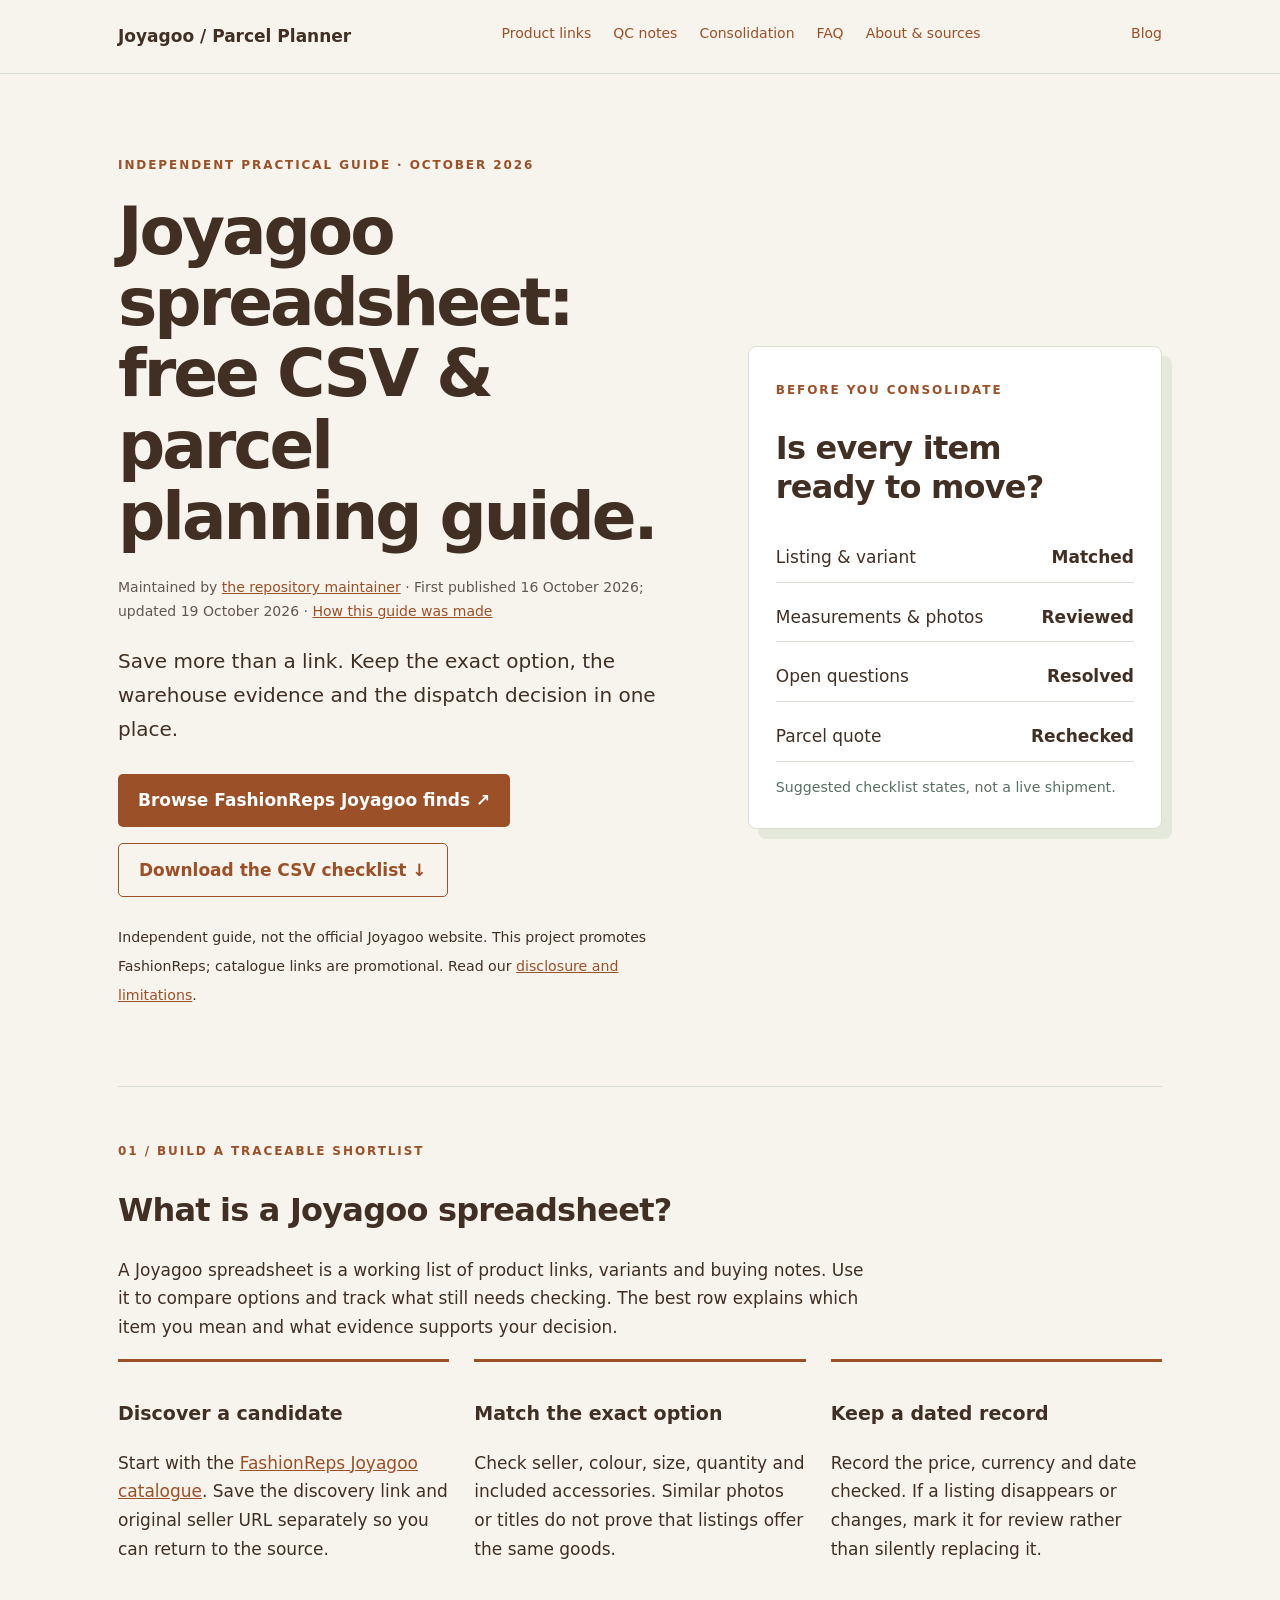
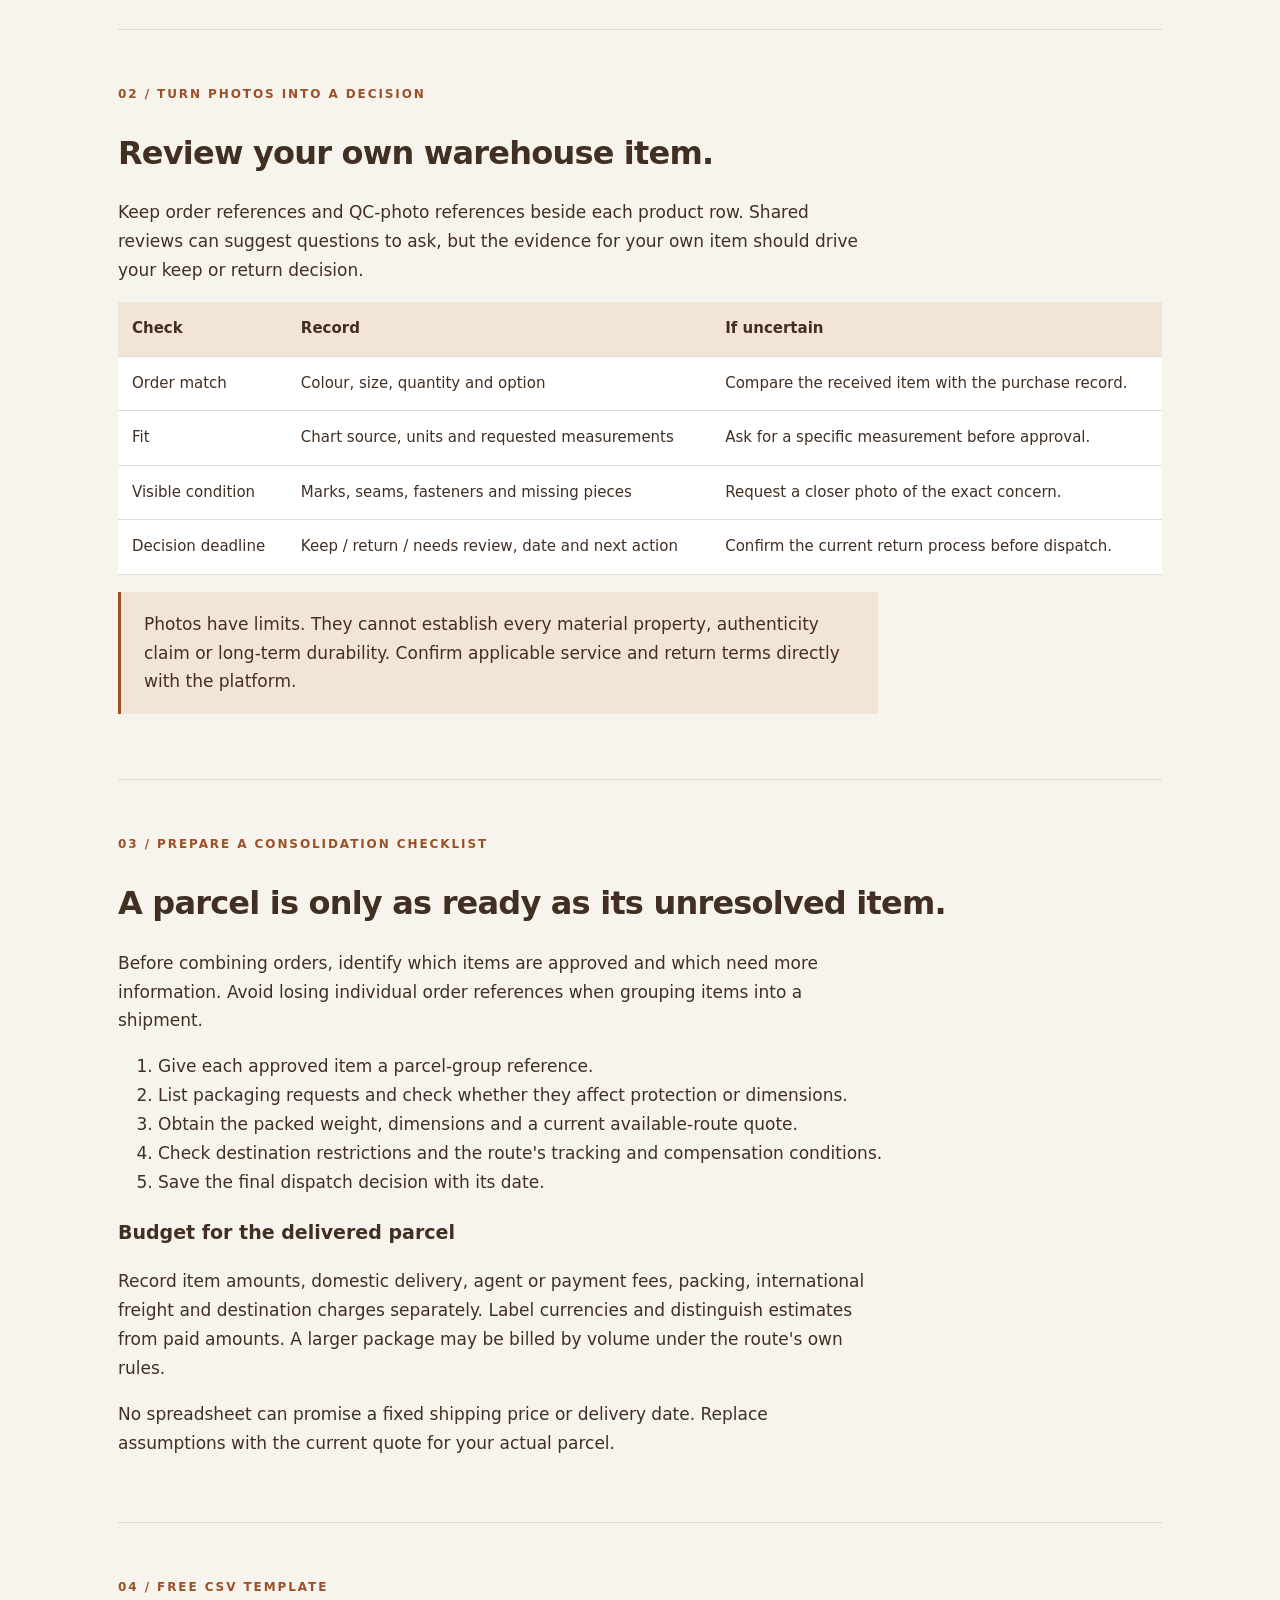
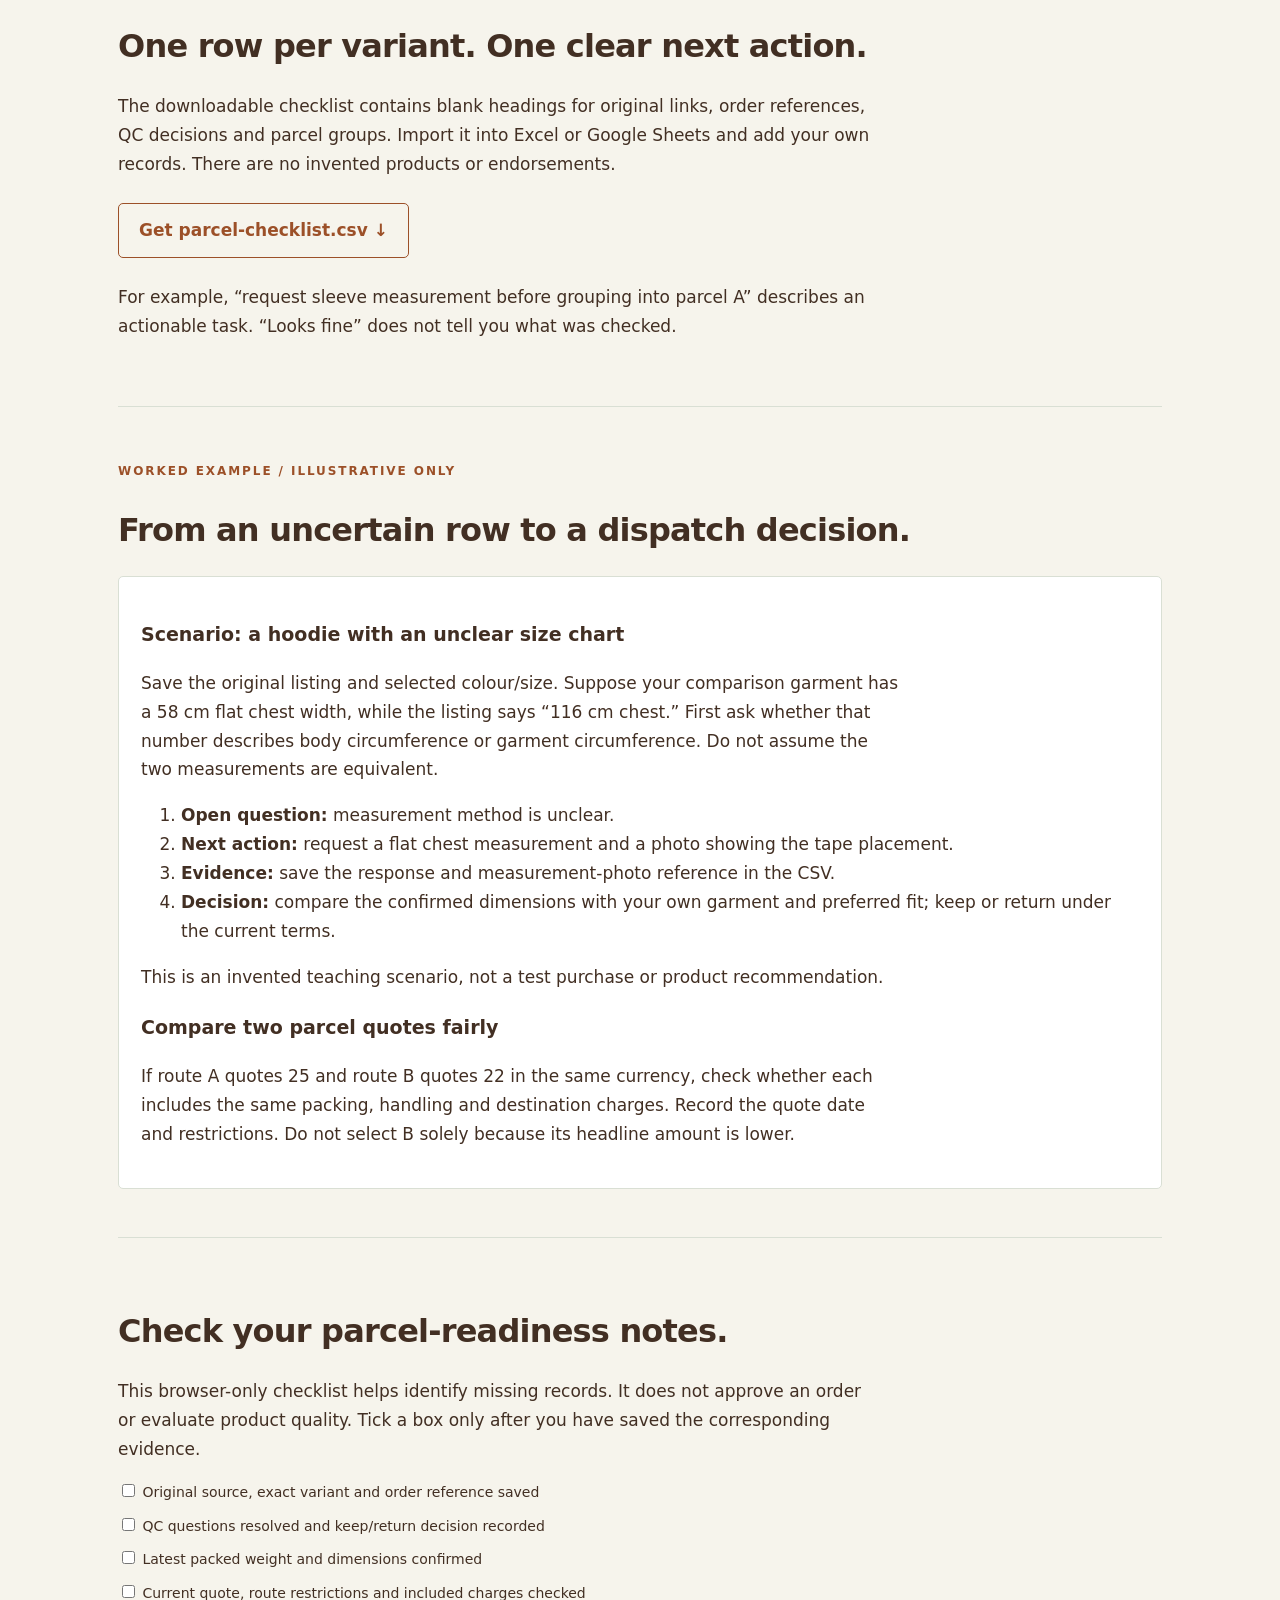
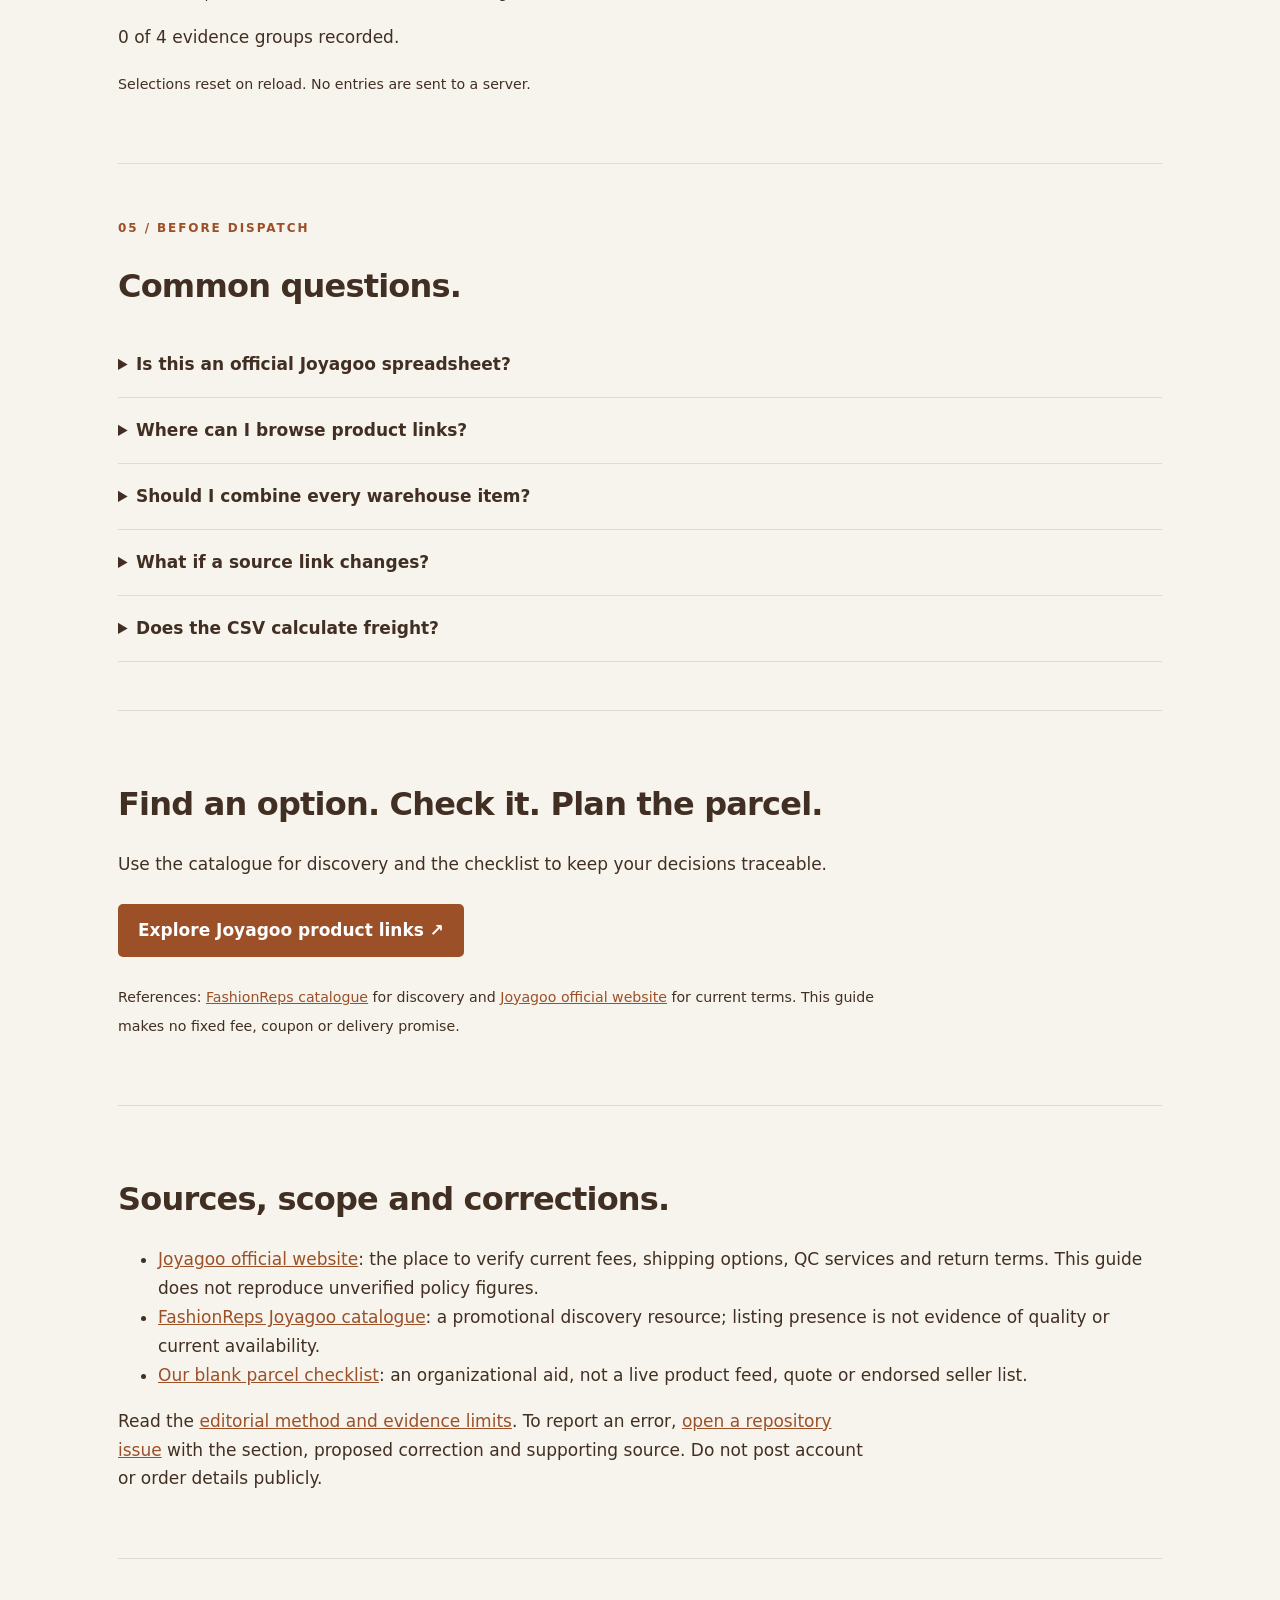
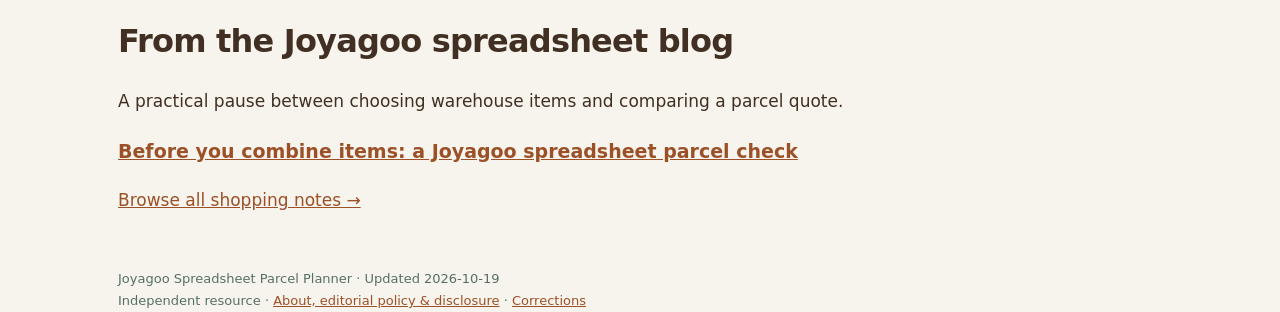
<file: index.html>
<!doctype html><html lang="en"><head><meta charset="utf-8"><meta name="viewport" content="width=device-width,initial-scale=1"><title>Joyagoo Spreadsheet: Free CSV, QC & Parcel Planning Guide</title><meta name="description" content="Download a free Joyagoo spreadsheet template. Learn how to verify product links, document QC decisions and compare parcel quotes, with transparent sources and editorial notes."><link rel="canonical" href="https://qcfinder.github.io/Joyagoo-Spreadsheet/"><meta property="og:title" content="Joyagoo Spreadsheet: Free CSV, QC & Parcel Planning Guide"><meta property="og:url" content="https://qcfinder.github.io/Joyagoo-Spreadsheet/"><meta property="og:type" content="website"><style>:root{--ink:#422f23;--green:#9c5028;--paper:#f6f4ec;--line:#d9dfd4}*{box-sizing:border-box}body{margin:0;background:var(--paper);color:var(--ink);font:17px/1.7 system-ui,sans-serif}a{color:var(--green)}.wrap{max-width:1100px;margin:auto;padding:0 28px}header{border-bottom:1px solid var(--line)}nav{display:flex;justify-content:space-between;gap:20px;padding:22px 0;flex-wrap:wrap}nav a{text-decoration:none;font-size:14px}nav div{display:flex;gap:22px;flex-wrap:wrap}.hero{padding:75px 0 60px;display:grid;grid-template-columns:1.4fr 1fr;gap:50px;align-items:center}.eyebrow{text-transform:uppercase;font-size:12px;letter-spacing:.16em;color:var(--green);font-weight:700}h1{font-size:clamp(40px,5.5vw,66px);line-height:1.08;letter-spacing:-.045em;margin:18px 0 24px}h2{font-size:32px;line-height:1.2;letter-spacing:-.025em}h3{font-size:19px}p{max-width:760px}.lead{font-size:20px}.button{display:inline-block;padding:12px 20px;background:var(--green);color:white;text-decoration:none;border-radius:5px;margin:8px 10px 8px 0;font-weight:650}.secondary{background:transparent;color:var(--green);border:1px solid var(--green)}.sheet{background:white;border:1px solid var(--line);border-radius:8px;padding:27px;box-shadow:10px 10px 0 #e4e9dc}.sheet p{margin:10px 0;border-bottom:1px solid var(--line);padding:10px 0;display:flex;justify-content:space-between;gap:18px}.sheet small{color:#577064}.section{padding:48px 0;border-top:1px solid var(--line);scroll-margin-top:20px}.grid{display:grid;grid-template-columns:repeat(3,1fr);gap:25px}.step{border-top:3px solid var(--green);padding-top:16px}.number{font:700 13px monospace;color:var(--green)}table{border-collapse:collapse;width:100%;font-size:15px;background:white}td,th{text-align:left;padding:14px;border-bottom:1px solid var(--line);vertical-align:top}th{background:#f2e5d8}.table-wrap{overflow:auto}.note{padding:18px 23px;background:#f2e5d8;border-left:3px solid var(--green)}.budget{display:grid;grid-template-columns:1fr 1fr;gap:30px}label{display:block;margin:10px 0;font-size:14px}input{width:100%;padding:12px;border:1px solid #aebfb2;border-radius:4px;font:inherit}output{font-size:40px;display:block;font-weight:700}.total{background:#422f23;color:white;padding:30px;border-radius:6px}details{border-bottom:1px solid var(--line);padding:18px 0}summary{cursor:pointer;font-weight:650}footer{padding:35px 0;font-size:13px;color:#577064}@media(max-width:760px){.hero,.grid,.budget{grid-template-columns:1fr}.hero{padding:40px 0;gap:30px}.wrap{padding:0 20px}h2{font-size:27px}.section{padding:35px 0}}  .skip{position:absolute;left:-9999px}.skip:focus{left:20px;top:10px;background:white;padding:10px;z-index:5}a:focus-visible,summary:focus-visible{outline:3px solid #3659a2;outline-offset:4px}.byline{font-size:14px;color:#63584e}.example{background:white;border:1px solid var(--line);padding:22px;border-radius:5px}</style><meta property="og:description" content="Download a free Joyagoo spreadsheet template. Learn how to verify product links, document QC decisions and compare parcel quotes, with transparent sources and editorial notes."><meta property="og:locale" content="en_US"><meta name="twitter:card" content="summary"><script type="application/ld+json">{"@context":"https://schema.org","@type":"WebPage","@id":"https://qcfinder.github.io/Joyagoo-Spreadsheet/#page","url":"https://qcfinder.github.io/Joyagoo-Spreadsheet/","name":"Joyagoo Spreadsheet: Free CSV, QC & Parcel Planning Guide","description":"Download a free Joyagoo spreadsheet template. Learn how to verify product links, document QC decisions and compare parcel quotes, with transparent sources and editorial notes.","inLanguage":"en","datePublished":"2026-10-16","dateModified":"2026-10-19","about":{"@type":"Thing","name":"Joyagoo spreadsheet product research and parcel planning"},"isPartOf":{"@type":"WebSite","name":"Joyagoo Spreadsheet Parcel Planner","url":"https://qcfinder.github.io/Joyagoo-Spreadsheet/"},"relatedLink":"https://qcfinder.github.io/Joyagoo-Spreadsheet/about.html"}</script></head><body><a class="skip" href="#main">Skip to main content</a><header><div class="wrap"><nav><strong>Joyagoo / Parcel Planner</strong><div><a href="#links">Product links</a><a href="#qc">QC notes</a><a href="#parcel">Consolidation</a><a href="#faq">FAQ</a><a href="about.html">About & sources</a></div><a href="blog.html">Blog</a></nav></div></header><main class="wrap" id="main"><section class="hero"><div><span class="eyebrow">Independent practical guide · October 2026</span><h1>Joyagoo spreadsheet:<br>free CSV & parcel<br>planning guide.</h1><p class="byline">Maintained by <a href="https://github.com/qcfinder/Joyagoo-Spreadsheet">the repository maintainer</a> · First published <time datetime="2026-10-16">16 October 2026</time>; updated <time datetime="2026-10-19">19 October 2026</time> · <a href="about.html#method">How this guide was made</a></p><p class="lead">Save more than a link. Keep the exact option, the warehouse evidence and the dispatch decision in one place.</p><a class="button" href="https://fashion-reps.net/joyagoo-spreadsheet" rel="sponsored">Browse FashionReps Joyagoo finds ↗</a><a class="button secondary" href="parcel-checklist.csv" download>Download the CSV checklist ↓</a><p><small>Independent guide, not the official Joyagoo website. This project promotes FashionReps; catalogue links are promotional. Read our <a href="about.html#disclosure">disclosure and limitations</a>.</small></p></div><aside class="sheet"><span class="eyebrow">Before you consolidate</span><h2>Is every item<br>ready to move?</h2><p><span>Listing & variant</span><strong>Matched</strong></p><p><span>Measurements & photos</span><strong>Reviewed</strong></p><p><span>Open questions</span><strong>Resolved</strong></p><p><span>Parcel quote</span><strong>Rechecked</strong></p><small>Suggested checklist states, not a live shipment.</small></aside></section><section class="section" id="links"><span class="eyebrow">01 / Build a traceable shortlist</span><h2>What is a Joyagoo spreadsheet?</h2><p>A Joyagoo spreadsheet is a working list of product links, variants and buying notes. Use it to compare options and track what still needs checking. The best row explains which item you mean and what evidence supports your decision.</p><div class="grid"><article class="step"><h3>Discover a candidate</h3><p>Start with the <a href="https://fashion-reps.net/joyagoo-spreadsheet" rel="sponsored">FashionReps Joyagoo catalogue</a>. Save the discovery link and original seller URL separately so you can return to the source.</p></article><article class="step"><h3>Match the exact option</h3><p>Check seller, colour, size, quantity and included accessories. Similar photos or titles do not prove that listings offer the same goods.</p></article><article class="step"><h3>Keep a dated record</h3><p>Record the price, currency and date checked. If a listing disappears or changes, mark it for review rather than silently replacing it.</p></article></div></section><section class="section" id="qc"><span class="eyebrow">02 / Turn photos into a decision</span><h2>Review your own warehouse item.</h2><p>Keep order references and QC-photo references beside each product row. Shared reviews can suggest questions to ask, but the evidence for your own item should drive your keep or return decision.</p><div class="table-wrap"><table><thead><tr><th>Check</th><th>Record</th><th>If uncertain</th></tr></thead><tbody><tr><td>Order match</td><td>Colour, size, quantity and option</td><td>Compare the received item with the purchase record.</td></tr><tr><td>Fit</td><td>Chart source, units and requested measurements</td><td>Ask for a specific measurement before approval.</td></tr><tr><td>Visible condition</td><td>Marks, seams, fasteners and missing pieces</td><td>Request a closer photo of the exact concern.</td></tr><tr><td>Decision deadline</td><td>Keep / return / needs review, date and next action</td><td>Confirm the current return process before dispatch.</td></tr></tbody></table></div><p class="note">Photos have limits. They cannot establish every material property, authenticity claim or long-term durability. Confirm applicable service and return terms directly with the platform.</p></section><section class="section" id="parcel"><span class="eyebrow">03 / Prepare a consolidation checklist</span><h2>A parcel is only as ready as its unresolved item.</h2><p>Before combining orders, identify which items are approved and which need more information. Avoid losing individual order references when grouping items into a shipment.</p><ol><li>Give each approved item a parcel-group reference.</li><li>List packaging requests and check whether they affect protection or dimensions.</li><li>Obtain the packed weight, dimensions and a current available-route quote.</li><li>Check destination restrictions and the route's tracking and compensation conditions.</li><li>Save the final dispatch decision with its date.</li></ol><h3>Budget for the delivered parcel</h3><p>Record item amounts, domestic delivery, agent or payment fees, packing, international freight and destination charges separately. Label currencies and distinguish estimates from paid amounts. A larger package may be billed by volume under the route's own rules.</p><p>No spreadsheet can promise a fixed shipping price or delivery date. Replace assumptions with the current quote for your actual parcel.</p></section><section class="section"><span class="eyebrow">04 / Free CSV template</span><h2>One row per variant. One clear next action.</h2><p>The downloadable checklist contains blank headings for original links, order references, QC decisions and parcel groups. Import it into Excel or Google Sheets and add your own records. There are no invented products or endorsements.</p><a class="button secondary" href="parcel-checklist.csv" download>Get parcel-checklist.csv ↓</a><p>For example, “request sleeve measurement before grouping into parcel A” describes an actionable task. “Looks fine” does not tell you what was checked.</p></section><section class="section" id="worked-example"><span class="eyebrow">Worked example / Illustrative only</span><h2>From an uncertain row to a dispatch decision.</h2><div class="example"><h3>Scenario: a hoodie with an unclear size chart</h3><p>Save the original listing and selected colour/size. Suppose your comparison garment has a 58 cm flat chest width, while the listing says “116 cm chest.” First ask whether that number describes body circumference or garment circumference. Do not assume the two measurements are equivalent.</p><ol><li><strong>Open question:</strong> measurement method is unclear.</li><li><strong>Next action:</strong> request a flat chest measurement and a photo showing the tape placement.</li><li><strong>Evidence:</strong> save the response and measurement-photo reference in the CSV.</li><li><strong>Decision:</strong> compare the confirmed dimensions with your own garment and preferred fit; keep or return under the current terms.</li></ol><p>This is an invented teaching scenario, not a test purchase or product recommendation.</p><h3>Compare two parcel quotes fairly</h3><p>If route A quotes 25 and route B quotes 22 in the same currency, check whether each includes the same packing, handling and destination charges. Record the quote date and restrictions. Do not select B solely because its headline amount is lower.</p></div></section><section class="section" id="readiness"><h2>Check your parcel-readiness notes.</h2><p>This browser-only checklist helps identify missing records. It does not approve an order or evaluate product quality. Tick a box only after you have saved the corresponding evidence.</p><form id="ready-form"><label><input type="checkbox" style="width:auto" name="source"> Original source, exact variant and order reference saved</label><label><input type="checkbox" style="width:auto" name="qc"> QC questions resolved and keep/return decision recorded</label><label><input type="checkbox" style="width:auto" name="packing"> Latest packed weight and dimensions confirmed</label><label><input type="checkbox" style="width:auto" name="route"> Current quote, route restrictions and included charges checked</label></form><p id="ready-status" aria-live="polite">0 of 4 evidence groups recorded.</p><p><small>Selections reset on reload. No entries are sent to a server.</small></p></section><script>const rf=document.getElementById('ready-form');rf.addEventListener('change',()=>{const n=rf.querySelectorAll('input:checked').length;document.getElementById('ready-status').textContent=n+' of 4 evidence groups recorded.'+(n===4?' Review the saved evidence before making your own dispatch decision.':' Resolve the missing records before deciding.');});</script><section class="section" id="faq"><span class="eyebrow">05 / Before dispatch</span><h2>Common questions.</h2><details><summary>Is this an official Joyagoo spreadsheet?</summary><p>No. This is an independent planning guide. Refer to <a href="https://joyagoo.com/">Joyagoo</a> for current platform terms and account support.</p></details><details><summary>Where can I browse product links?</summary><p>Explore the <a href="https://fashion-reps.net/joyagoo-spreadsheet" rel="sponsored">FashionReps Joyagoo product catalogue</a>, then verify the original listing, exact option and availability before ordering.</p></details><details><summary>Should I combine every warehouse item?</summary><p>Resolve outstanding QC questions first. Compare available shipping quotes and restrictions for the intended parcel rather than assuming one large parcel is always cheaper.</p></details><details><summary>What if a source link changes?</summary><p>Retain the original reference and mark the row for review. Recheck seller, variant and price before treating another listing as a replacement.</p></details><details><summary>Does the CSV calculate freight?</summary><p>No. It records your current route quote and parcel details. Confirm charges and billable-weight rules with the service.</p></details></section><section class="section"><h2>Find an option. Check it. Plan the parcel.</h2><p>Use the catalogue for discovery and the checklist to keep your decisions traceable.</p><a class="button" href="https://fashion-reps.net/joyagoo-spreadsheet" rel="sponsored">Explore Joyagoo product links ↗</a><p><small>References: <a href="https://fashion-reps.net/joyagoo-spreadsheet" rel="sponsored">FashionReps catalogue</a> for discovery and <a href="https://joyagoo.com/">Joyagoo official website</a> for current terms. This guide makes no fixed fee, coupon or delivery promise.</small></p></section><section class="section" id="sources"><h2>Sources, scope and corrections.</h2><ul><li><a href="https://joyagoo.com/">Joyagoo official website</a>: the place to verify current fees, shipping options, QC services and return terms. This guide does not reproduce unverified policy figures.</li><li><a href="https://fashion-reps.net/joyagoo-spreadsheet" rel="sponsored">FashionReps Joyagoo catalogue</a>: a promotional discovery resource; listing presence is not evidence of quality or current availability.</li><li><a href="parcel-checklist.csv" download>Our blank parcel checklist</a>: an organizational aid, not a live product feed, quote or endorsed seller list.</li></ul><p>Read the <a href="about.html#method">editorial method and evidence limits</a>. To report an error, <a href="https://github.com/qcfinder/Joyagoo-Spreadsheet/issues/new">open a repository issue</a> with the section, proposed correction and supporting source. Do not post account or order details publicly.</p></section><!-- fleet-blog:start --><section id="blog" style="padding:36px 0;border-top:1px solid #d9dedc"><h2>From the Joyagoo spreadsheet blog</h2><p>A practical pause between choosing warehouse items and comparing a parcel quote.</p><h3><a href="blog-what-to-check-before-combining-items.html">Before you combine items: a Joyagoo spreadsheet parcel check</a></h3><p><a href="blog.html">Browse all shopping notes →</a></p></section><!-- fleet-blog:end --></main><footer class="wrap">Joyagoo Spreadsheet Parcel Planner · Updated 2026-10-19<br>Independent resource · <a href="about.html">About, editorial policy & disclosure</a> · <a href="https://github.com/qcfinder/Joyagoo-Spreadsheet/issues">Corrections</a></footer></body></html>
</file>
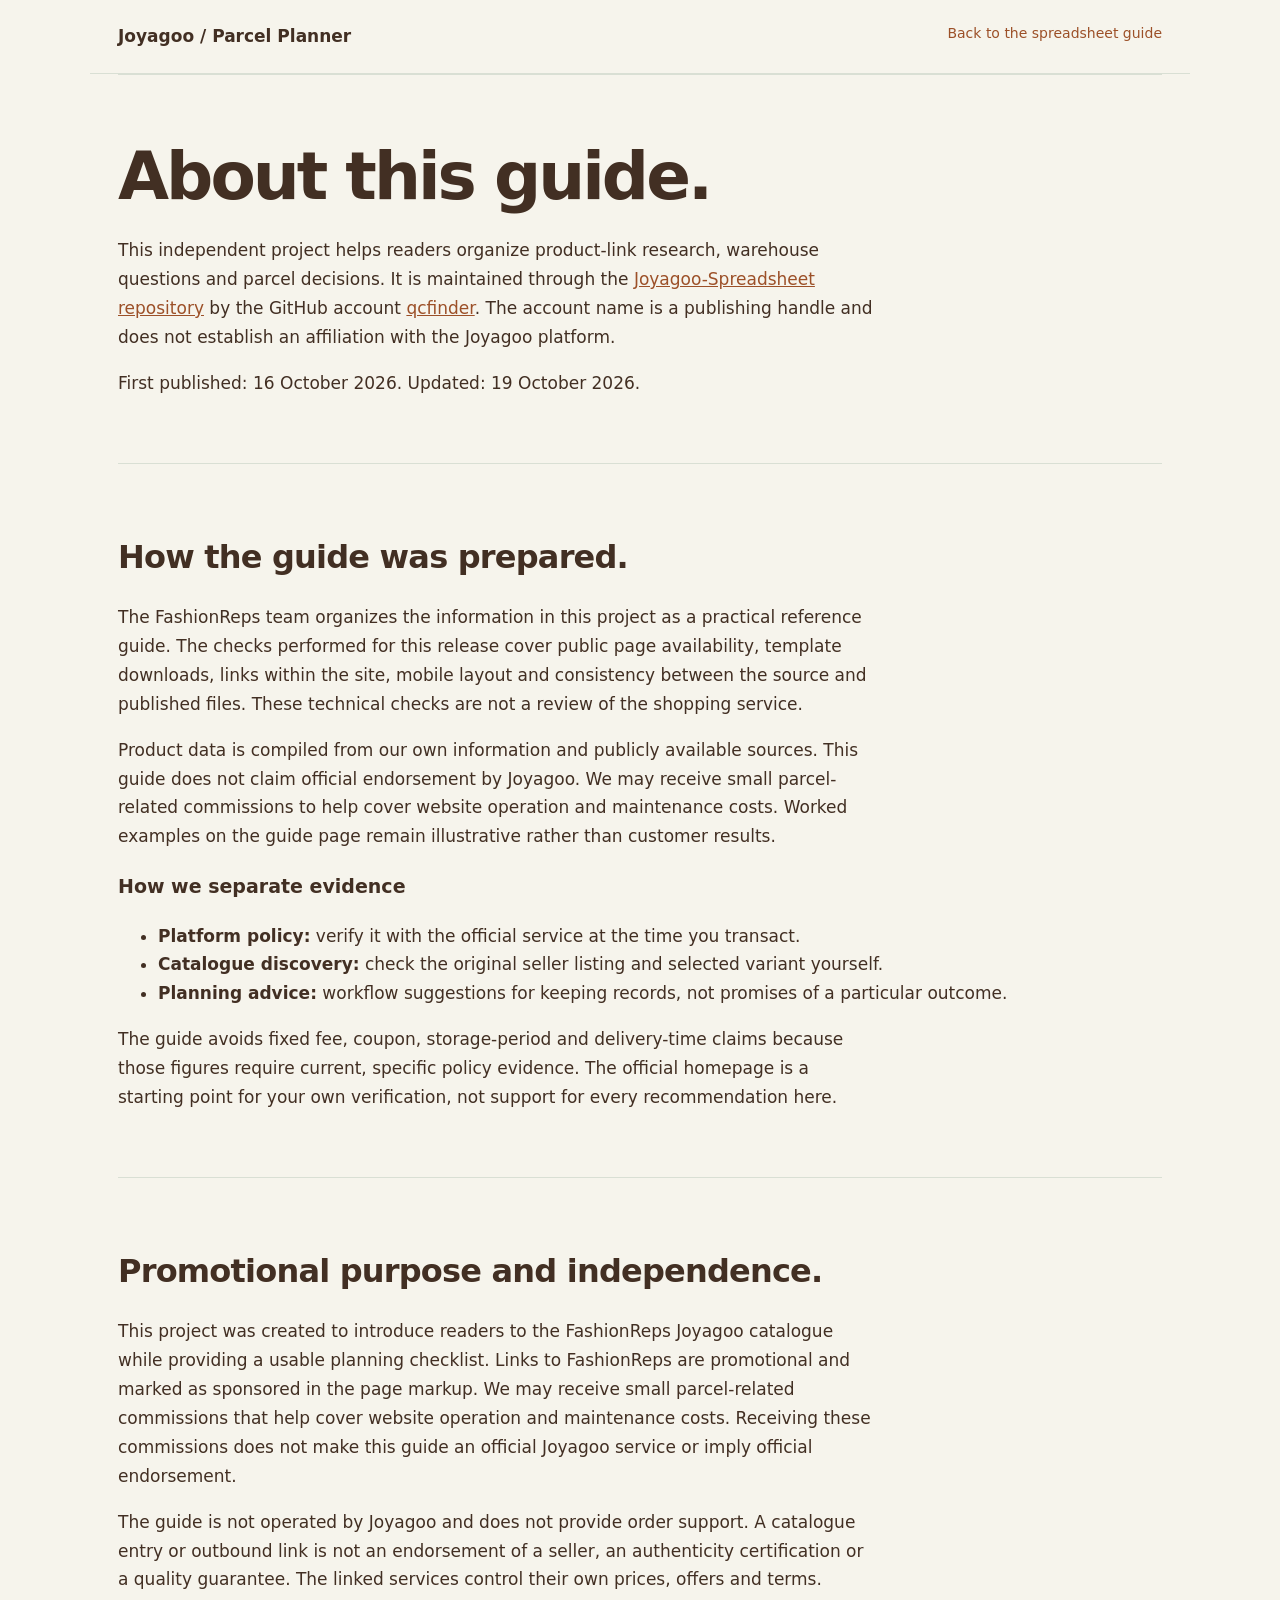
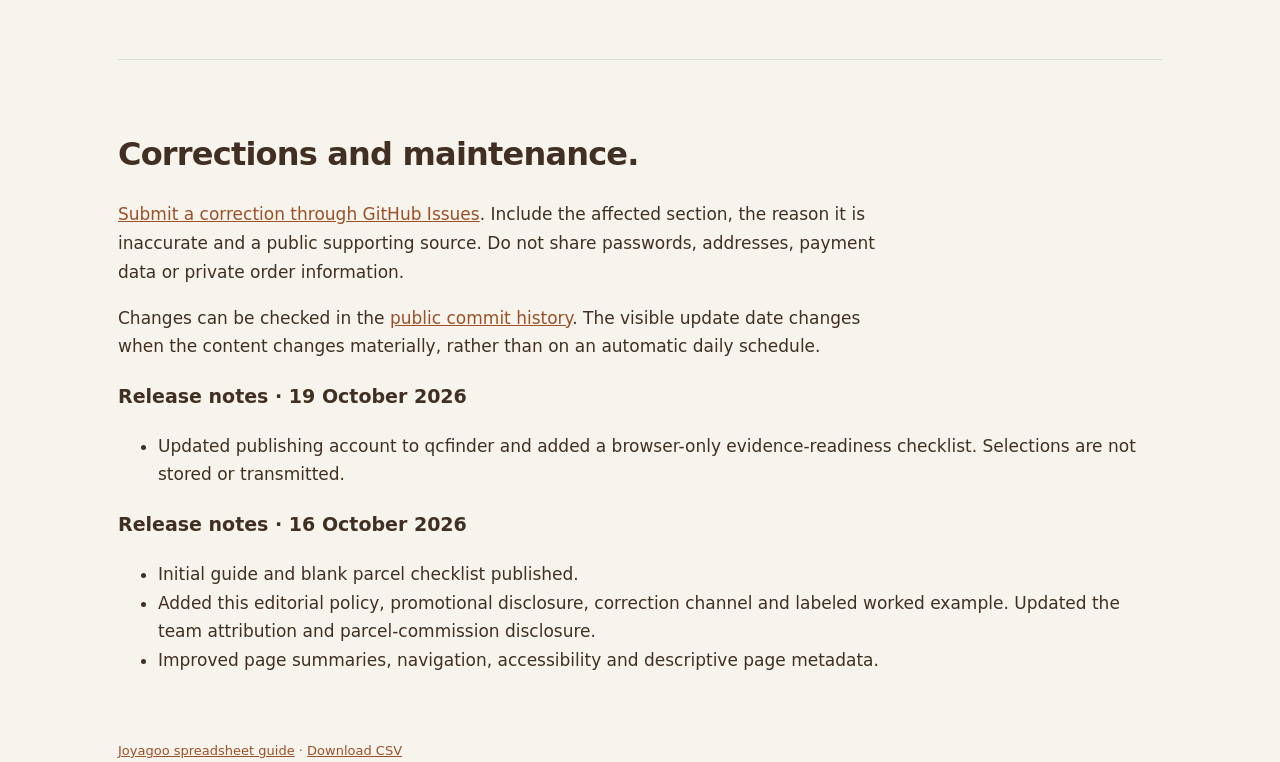
<file: about.html>
<!doctype html><html lang="en"><head><meta charset="utf-8"><meta name="viewport" content="width=device-width,initial-scale=1"><title>About & Editorial Policy | Joyagoo Spreadsheet Guide</title><meta name="description" content="Who maintains this independent Joyagoo spreadsheet guide, how it was prepared, its promotional purpose, source limits and how to request a correction."><link rel="canonical" href="https://qcfinder.github.io/Joyagoo-Spreadsheet/about.html"><style>:root{--ink:#422f23;--green:#9c5028;--paper:#f6f4ec;--line:#d9dfd4}*{box-sizing:border-box}body{margin:0;background:var(--paper);color:var(--ink);font:17px/1.7 system-ui,sans-serif}a{color:var(--green)}.wrap{max-width:1100px;margin:auto;padding:0 28px}header{border-bottom:1px solid var(--line)}nav{display:flex;justify-content:space-between;gap:20px;padding:22px 0;flex-wrap:wrap}nav a{text-decoration:none;font-size:14px}nav div{display:flex;gap:22px;flex-wrap:wrap}.hero{padding:75px 0 60px;display:grid;grid-template-columns:1.4fr 1fr;gap:50px;align-items:center}.eyebrow{text-transform:uppercase;font-size:12px;letter-spacing:.16em;color:var(--green);font-weight:700}h1{font-size:clamp(40px,5.5vw,66px);line-height:1.08;letter-spacing:-.045em;margin:18px 0 24px}h2{font-size:32px;line-height:1.2;letter-spacing:-.025em}h3{font-size:19px}p{max-width:760px}.lead{font-size:20px}.button{display:inline-block;padding:12px 20px;background:var(--green);color:white;text-decoration:none;border-radius:5px;margin:8px 10px 8px 0;font-weight:650}.secondary{background:transparent;color:var(--green);border:1px solid var(--green)}.sheet{background:white;border:1px solid var(--line);border-radius:8px;padding:27px;box-shadow:10px 10px 0 #e4e9dc}.sheet p{margin:10px 0;border-bottom:1px solid var(--line);padding:10px 0;display:flex;justify-content:space-between;gap:18px}.sheet small{color:#577064}.section{padding:48px 0;border-top:1px solid var(--line);scroll-margin-top:20px}.grid{display:grid;grid-template-columns:repeat(3,1fr);gap:25px}.step{border-top:3px solid var(--green);padding-top:16px}.number{font:700 13px monospace;color:var(--green)}table{border-collapse:collapse;width:100%;font-size:15px;background:white}td,th{text-align:left;padding:14px;border-bottom:1px solid var(--line);vertical-align:top}th{background:#f2e5d8}.table-wrap{overflow:auto}.note{padding:18px 23px;background:#f2e5d8;border-left:3px solid var(--green)}.budget{display:grid;grid-template-columns:1fr 1fr;gap:30px}label{display:block;margin:10px 0;font-size:14px}input{width:100%;padding:12px;border:1px solid #aebfb2;border-radius:4px;font:inherit}output{font-size:40px;display:block;font-weight:700}.total{background:#422f23;color:white;padding:30px;border-radius:6px}details{border-bottom:1px solid var(--line);padding:18px 0}summary{cursor:pointer;font-weight:650}footer{padding:35px 0;font-size:13px;color:#577064}@media(max-width:760px){.hero,.grid,.budget{grid-template-columns:1fr}.hero{padding:40px 0;gap:30px}.wrap{padding:0 20px}h2{font-size:27px}.section{padding:35px 0}}  .skip{position:absolute;left:-9999px}.skip:focus{left:20px;top:10px;background:white;padding:10px;z-index:5}a:focus-visible,summary:focus-visible{outline:3px solid #3659a2;outline-offset:4px}.byline{font-size:14px;color:#63584e}.example{background:white;border:1px solid var(--line);padding:22px;border-radius:5px}</style><script type="application/ld+json">{"@context":"https://schema.org","@type":"AboutPage","url":"https://qcfinder.github.io/Joyagoo-Spreadsheet/about.html","name":"About & Editorial Policy","inLanguage":"en","isPartOf":{"@type":"WebSite","url":"https://qcfinder.github.io/Joyagoo-Spreadsheet/","name":"Joyagoo Spreadsheet Parcel Planner"}}</script></head><body><a class="skip" href="#main">Skip to main content</a><header class="wrap"><nav><strong>Joyagoo / Parcel Planner</strong><a href="./">Back to the spreadsheet guide</a></nav></header><main class="wrap" id="main"><section class="section"><h1>About this guide.</h1><p>This independent project helps readers organize product-link research, warehouse questions and parcel decisions. It is maintained through the <a href="https://github.com/qcfinder/Joyagoo-Spreadsheet">Joyagoo-Spreadsheet repository</a> by the GitHub account <a href="https://github.com/qcfinder">qcfinder</a>. The account name is a publishing handle and does not establish an affiliation with the Joyagoo platform.</p><p>First published: <time datetime="2026-10-16">16 October 2026</time>. Updated: <time datetime="2026-10-19">19 October 2026</time>.</p></section><section class="section" id="method"><h2>How the guide was prepared.</h2><p>The FashionReps team organizes the information in this project as a practical reference guide. The checks performed for this release cover public page availability, template downloads, links within the site, mobile layout and consistency between the source and published files. These technical checks are not a review of the shopping service.</p><p>Product data is compiled from our own information and publicly available sources. This guide does not claim official endorsement by Joyagoo. We may receive small parcel-related commissions to help cover website operation and maintenance costs. Worked examples on the guide page remain illustrative rather than customer results.</p><h3>How we separate evidence</h3><ul><li><strong>Platform policy:</strong> verify it with the official service at the time you transact.</li><li><strong>Catalogue discovery:</strong> check the original seller listing and selected variant yourself.</li><li><strong>Planning advice:</strong> workflow suggestions for keeping records, not promises of a particular outcome.</li></ul><p>The guide avoids fixed fee, coupon, storage-period and delivery-time claims because those figures require current, specific policy evidence. The official homepage is a starting point for your own verification, not support for every recommendation here.</p></section><section class="section" id="disclosure"><h2>Promotional purpose and independence.</h2><p>This project was created to introduce readers to the FashionReps Joyagoo catalogue while providing a usable planning checklist. Links to FashionReps are promotional and marked as sponsored in the page markup. We may receive small parcel-related commissions that help cover website operation and maintenance costs. Receiving these commissions does not make this guide an official Joyagoo service or imply official endorsement.</p><p>The guide is not operated by Joyagoo and does not provide order support. A catalogue entry or outbound link is not an endorsement of a seller, an authenticity certification or a quality guarantee. The linked services control their own prices, offers and terms.</p></section><section class="section" id="corrections"><h2>Corrections and maintenance.</h2><p><a href="https://github.com/qcfinder/Joyagoo-Spreadsheet/issues/new">Submit a correction through GitHub Issues</a>. Include the affected section, the reason it is inaccurate and a public supporting source. Do not share passwords, addresses, payment data or private order information.</p><p>Changes can be checked in the <a href="https://github.com/qcfinder/Joyagoo-Spreadsheet/commits/main/">public commit history</a>. The visible update date changes when the content changes materially, rather than on an automatic daily schedule.</p><h3>Release notes · 19 October 2026</h3><ul><li>Updated publishing account to qcfinder and added a browser-only evidence-readiness checklist. Selections are not stored or transmitted.</li></ul><h3>Release notes · 16 October 2026</h3><ul><li>Initial guide and blank parcel checklist published.</li><li>Added this editorial policy, promotional disclosure, correction channel and labeled worked example. Updated the team attribution and parcel-commission disclosure.</li><li>Improved page summaries, navigation, accessibility and descriptive page metadata.</li></ul></section></main><footer class="wrap"><a href="./">Joyagoo spreadsheet guide</a> · <a href="parcel-checklist.csv" download>Download CSV</a></footer></body></html>
</file>
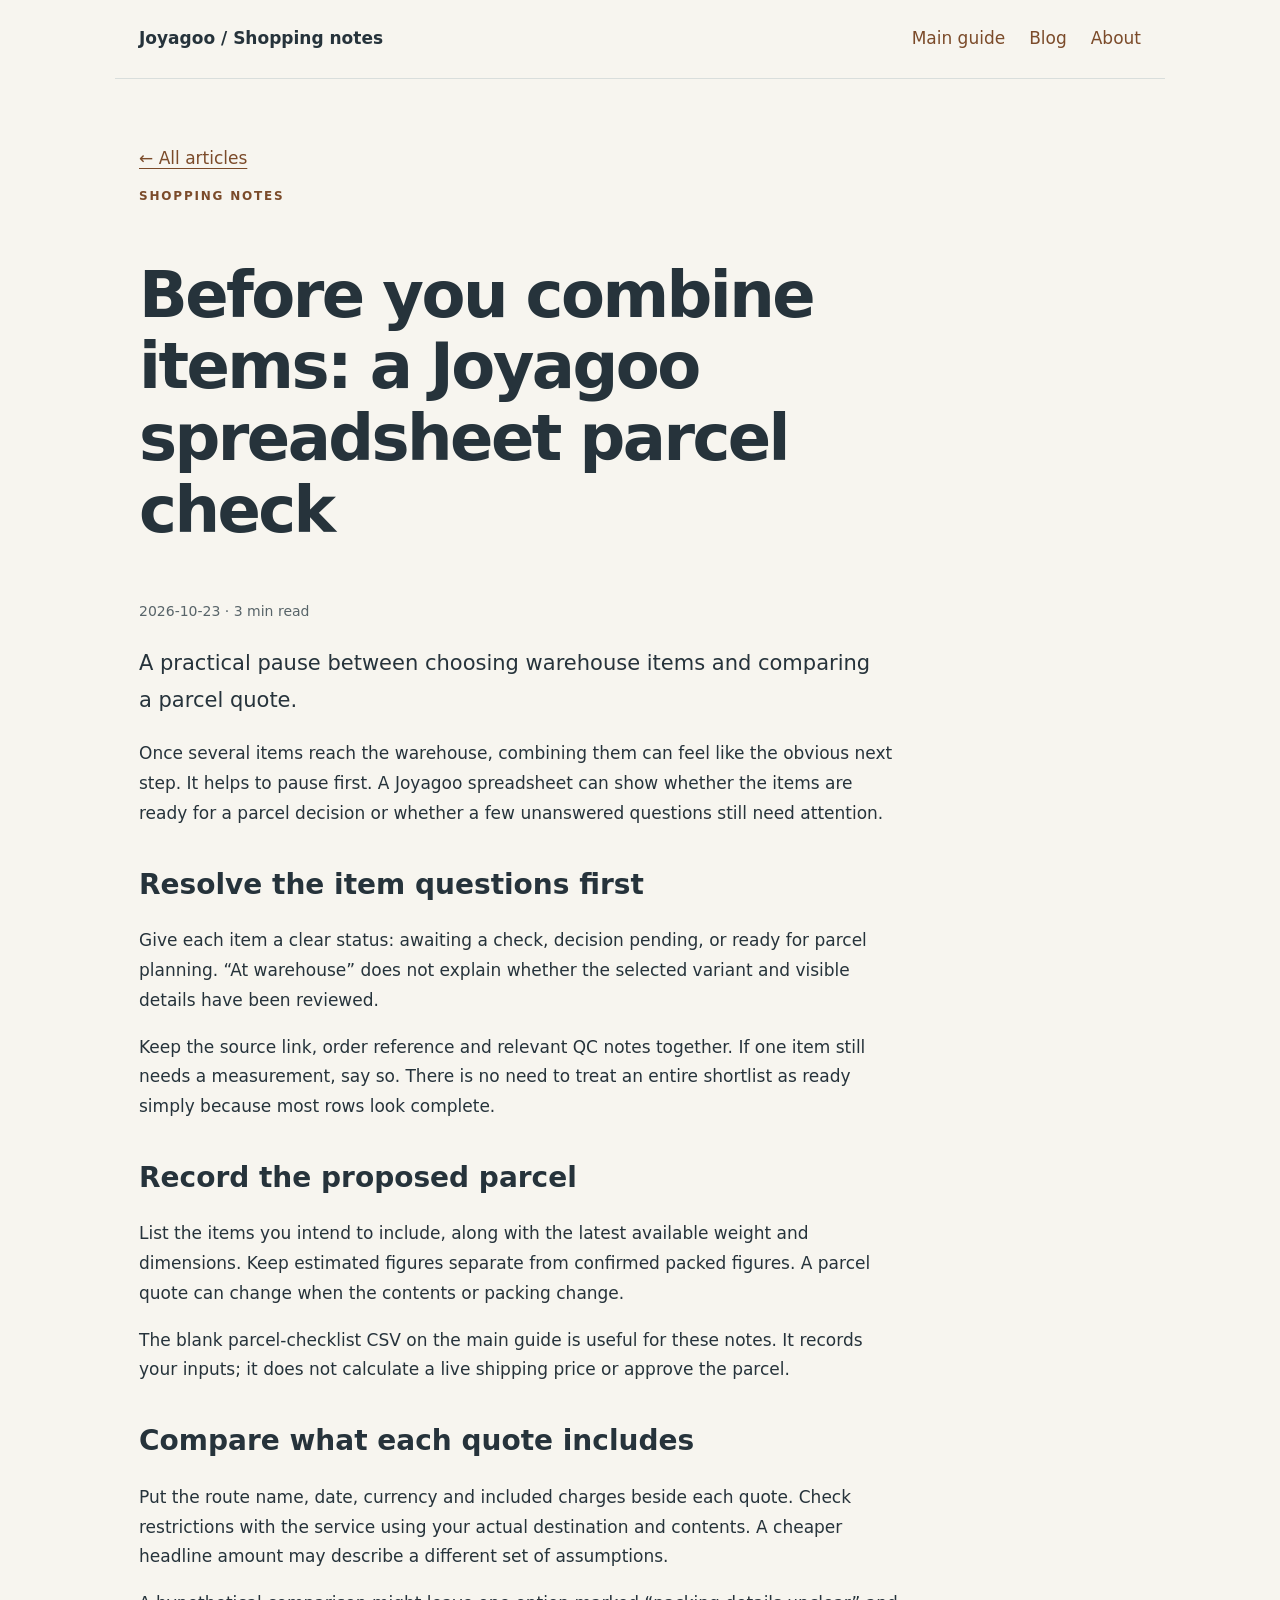
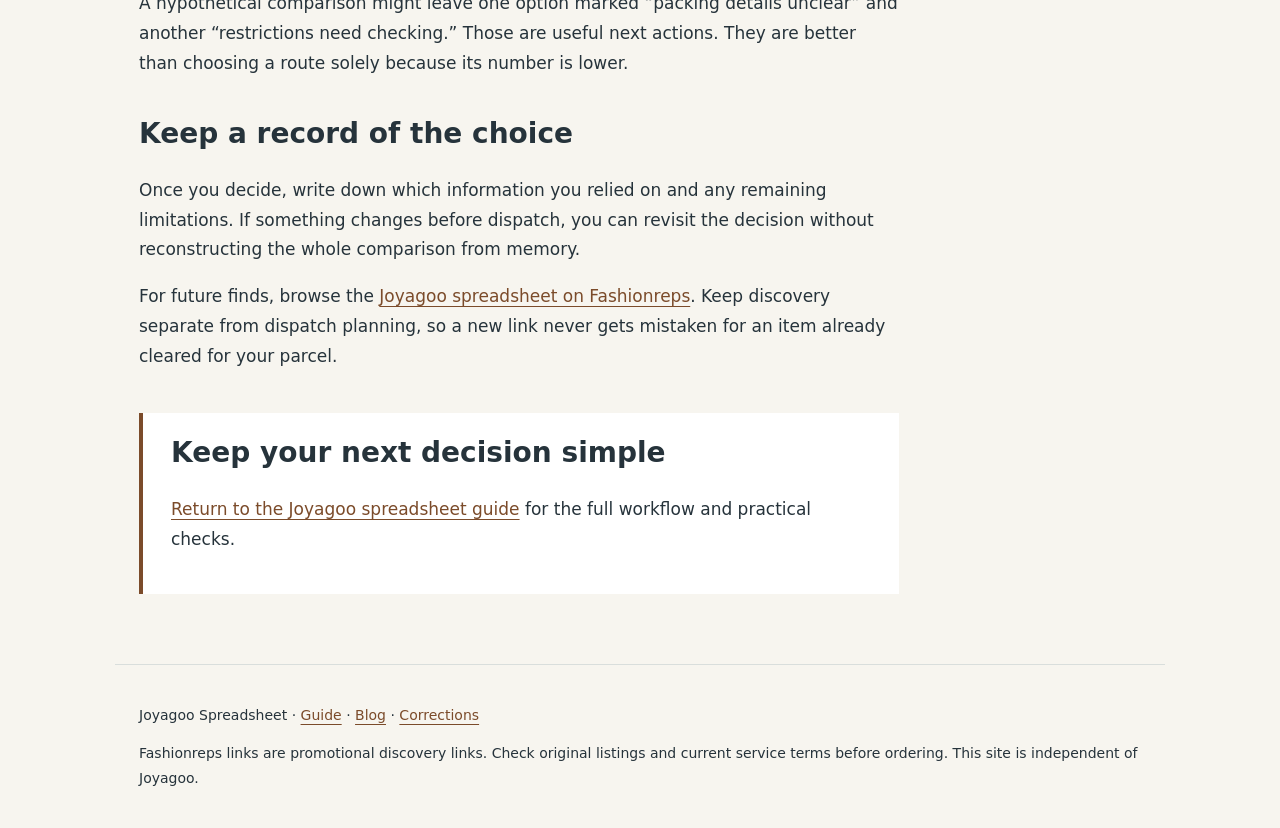
<file: blog-what-to-check-before-combining-items.html>
<!doctype html><html lang="en"><head><meta charset="utf-8"><meta name="viewport" content="width=device-width,initial-scale=1"><title>Before you combine items: a Joyagoo spreadsheet parcel check</title><meta name="description" content="A practical pause between choosing warehouse items and comparing a parcel quote."><link rel="canonical" href="https://qcfinder.github.io/Joyagoo-Spreadsheet/blog-what-to-check-before-combining-items.html"><link rel="stylesheet" href="blog.css"><script type="application/ld+json">{"@context": "https://schema.org", "@type": "BlogPosting", "url": "https://qcfinder.github.io/Joyagoo-Spreadsheet/blog-what-to-check-before-combining-items.html", "name": "Before you combine items: a Joyagoo spreadsheet parcel check", "description": "A practical pause between choosing warehouse items and comparing a parcel quote.", "inLanguage": "en", "dateModified": "2026-10-23", "headline": "Before you combine items: a Joyagoo spreadsheet parcel check", "datePublished": "2026-10-23", "mainEntityOfPage": "https://qcfinder.github.io/Joyagoo-Spreadsheet/blog-what-to-check-before-combining-items.html"}</script></head><body><a class="skip" href="#content">Skip to content</a><header><strong>Joyagoo / Shopping notes</strong><nav aria-label="Main navigation"><a href="index.html">Main guide</a><a href="blog.html">Blog</a><a href="about.html">About</a></nav></header><main id="content"><article class="article"><a href="blog.html">← All articles</a><p class="eyebrow">Shopping notes</p><h1>Before you combine items: a Joyagoo spreadsheet parcel check</h1><p class="meta"><time datetime="2026-10-23">2026-10-23</time> · 3 min read</p><p class="lead">A practical pause between choosing warehouse items and comparing a parcel quote.</p><p>Once several items reach the warehouse, combining them can feel like the obvious next step. It helps to pause first. A Joyagoo spreadsheet can show whether the items are ready for a parcel decision or whether a few unanswered questions still need attention.</p><h2>Resolve the item questions first</h2><p>Give each item a clear status: awaiting a check, decision pending, or ready for parcel planning. “At warehouse” does not explain whether the selected variant and visible details have been reviewed.</p><p>Keep the source link, order reference and relevant QC notes together. If one item still needs a measurement, say so. There is no need to treat an entire shortlist as ready simply because most rows look complete.</p><h2>Record the proposed parcel</h2><p>List the items you intend to include, along with the latest available weight and dimensions. Keep estimated figures separate from confirmed packed figures. A parcel quote can change when the contents or packing change.</p><p>The blank parcel-checklist CSV on the main guide is useful for these notes. It records your inputs; it does not calculate a live shipping price or approve the parcel.</p><h2>Compare what each quote includes</h2><p>Put the route name, date, currency and included charges beside each quote. Check restrictions with the service using your actual destination and contents. A cheaper headline amount may describe a different set of assumptions.</p><p>A hypothetical comparison might leave one option marked “packing details unclear” and another “restrictions need checking.” Those are useful next actions. They are better than choosing a route solely because its number is lower.</p><h2>Keep a record of the choice</h2><p>Once you decide, write down which information you relied on and any remaining limitations. If something changes before dispatch, you can revisit the decision without reconstructing the whole comparison from memory.</p><p>For future finds, browse the <a href="https://fashion-reps.net/joyagoo-spreadsheet" rel="sponsored">Joyagoo spreadsheet on Fashionreps</a>. Keep discovery separate from dispatch planning, so a new link never gets mistaken for an item already cleared for your parcel.</p><aside class="cta"><h2>Keep your next decision simple</h2><p><a href="index.html">Return to the Joyagoo spreadsheet guide</a> for the full workflow and practical checks.</p></aside></article></main><footer><p>Joyagoo Spreadsheet · <a href="index.html">Guide</a> · <a href="blog.html">Blog</a> · <a href="https://github.com/qcfinder/Joyagoo-Spreadsheet/issues">Corrections</a></p><p>Fashionreps links are promotional discovery links. Check original listings and current service terms before ordering. This site is independent of Joyagoo.</p></footer></body></html>
</file>
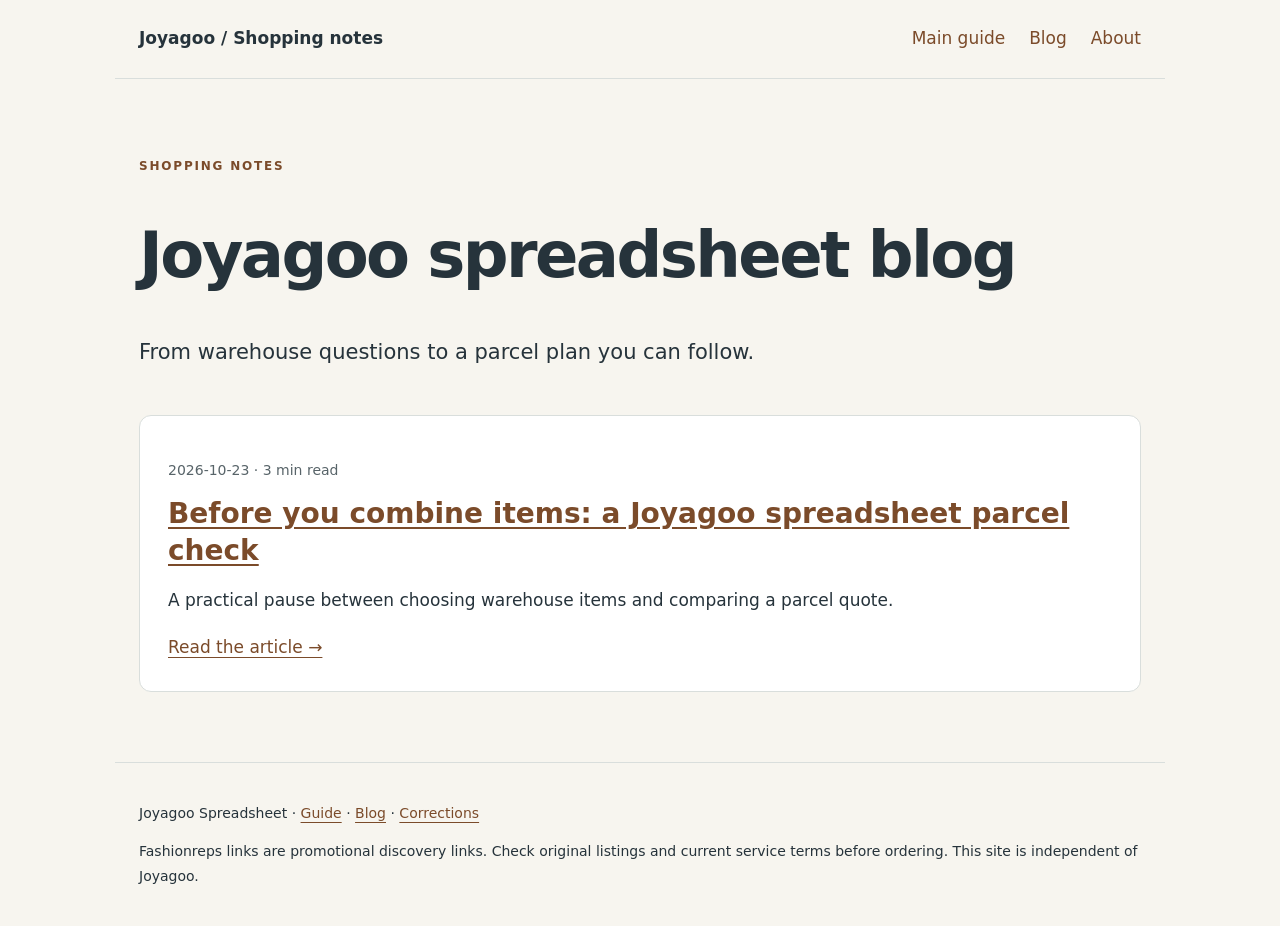
<file: blog.html>
<!doctype html><html lang="en"><head><meta charset="utf-8"><meta name="viewport" content="width=device-width,initial-scale=1"><title>Joyagoo Spreadsheet Blog | Shopping Notes</title><meta name="description" content="Joyagoo spreadsheet articles with practical shopping notes, source checks and parcel-planning ideas."><link rel="canonical" href="https://qcfinder.github.io/Joyagoo-Spreadsheet/blog.html"><link rel="stylesheet" href="blog.css"><script type="application/ld+json">{"@context": "https://schema.org", "@type": "CollectionPage", "url": "https://qcfinder.github.io/Joyagoo-Spreadsheet/blog.html", "name": "Joyagoo Spreadsheet Blog | Shopping Notes", "description": "Joyagoo spreadsheet articles with practical shopping notes, source checks and parcel-planning ideas.", "inLanguage": "en", "dateModified": "2026-10-23"}</script></head><body><a class="skip" href="#content">Skip to content</a><header><strong>Joyagoo / Shopping notes</strong><nav aria-label="Main navigation"><a href="index.html">Main guide</a><a href="blog.html">Blog</a><a href="about.html">About</a></nav></header><main id="content"><p class="eyebrow">Shopping notes</p><h1>Joyagoo spreadsheet blog</h1><p class="lead">From warehouse questions to a parcel plan you can follow.</p><section class="posts" aria-label="Latest articles"><article class="post"><p class="meta"><time datetime="2026-10-23">2026-10-23</time> · 3 min read</p><h2><a href="blog-what-to-check-before-combining-items.html">Before you combine items: a Joyagoo spreadsheet parcel check</a></h2><p>A practical pause between choosing warehouse items and comparing a parcel quote.</p><a href="blog-what-to-check-before-combining-items.html">Read the article →</a></article></section></main><footer><p>Joyagoo Spreadsheet · <a href="index.html">Guide</a> · <a href="blog.html">Blog</a> · <a href="https://github.com/qcfinder/Joyagoo-Spreadsheet/issues">Corrections</a></p><p>Fashionreps links are promotional discovery links. Check original listings and current service terms before ordering. This site is independent of Joyagoo.</p></footer></body></html>
</file>
<file: blog.css>
:root{--accent:#7b4b2a}*{box-sizing:border-box}body{margin:0;background:#f7f5ef;color:#26333b;font:17px/1.75 system-ui,sans-serif}a{color:var(--accent,#19364f);text-underline-offset:4px}a:focus-visible{outline:3px solid #df9d30;outline-offset:4px}header,main,footer{max-width:1050px;margin:auto;padding:24px}header{display:flex;justify-content:space-between;align-items:center;gap:20px;border-bottom:1px solid #d9dedc;flex-wrap:wrap}nav{display:flex;gap:24px;flex-wrap:wrap}nav a{text-decoration:none}main{padding-top:65px;padding-bottom:70px;min-height:70vh}h1{font-size:clamp(36px,5.5vw,64px);line-height:1.12;letter-spacing:-.04em;max-width:880px}h2{font-size:28px;line-height:1.3;margin-top:38px}h3{font-size:25px;line-height:1.35}.eyebrow{font-size:12px;font-weight:700;letter-spacing:.15em;text-transform:uppercase;color:var(--accent)}.lead{font-size:21px;max-width:750px}.meta{font-size:14px;color:#586469}.posts{margin-top:44px;display:grid;gap:24px}.post{padding:28px;border:1px solid #d9dedc;border-radius:12px;background:white}.post h2{margin:8px 0 14px}.article{max-width:760px}.article p,.article li{overflow-wrap:anywhere}.cta{padding:22px 28px;background:#fff;border-left:4px solid var(--accent);margin-top:42px}.cta h2{margin-top:0}footer{border-top:1px solid #d9dedc;font-size:14px}.skip{position:absolute;left:-10000px}.skip:focus{left:12px;background:white;padding:10px}@media(max-width:600px){header,main,footer{padding-left:20px;padding-right:20px}main{padding-top:38px}.post{padding:20px}nav{gap:16px}}
</file>
